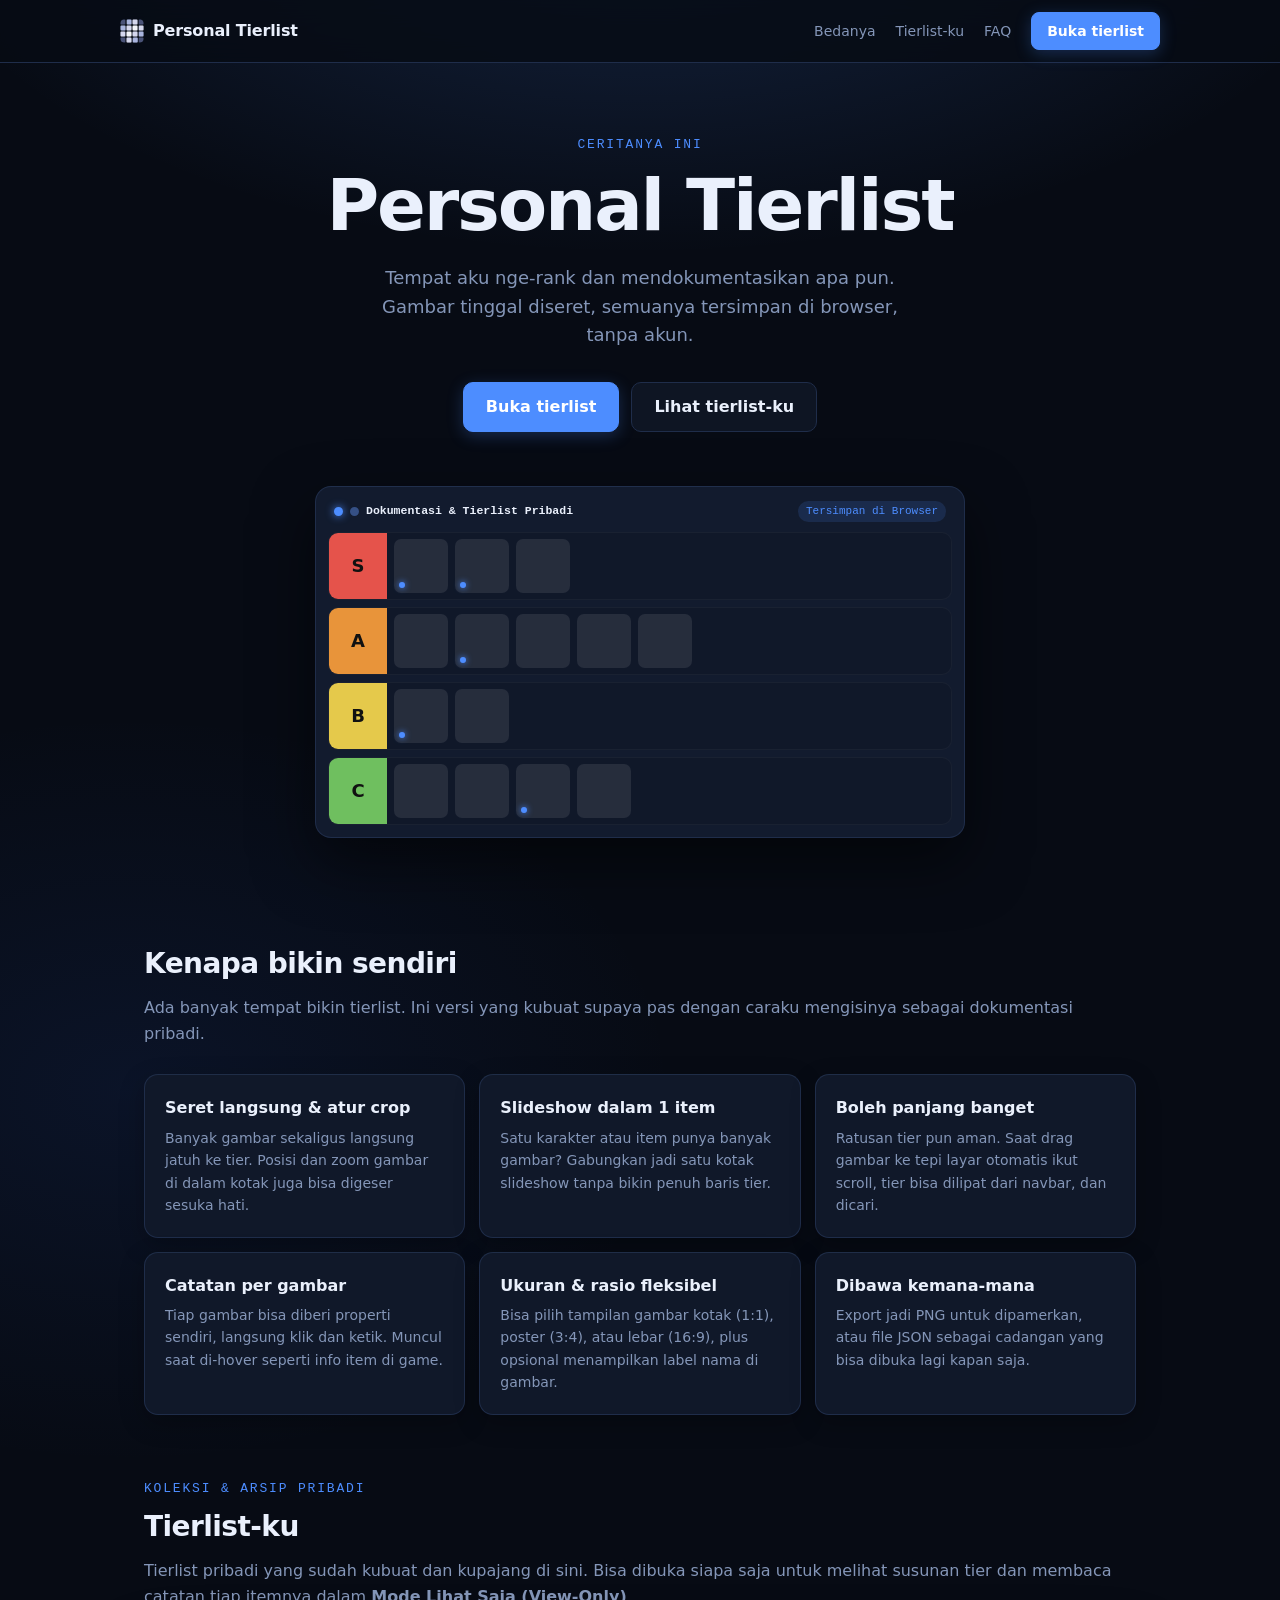
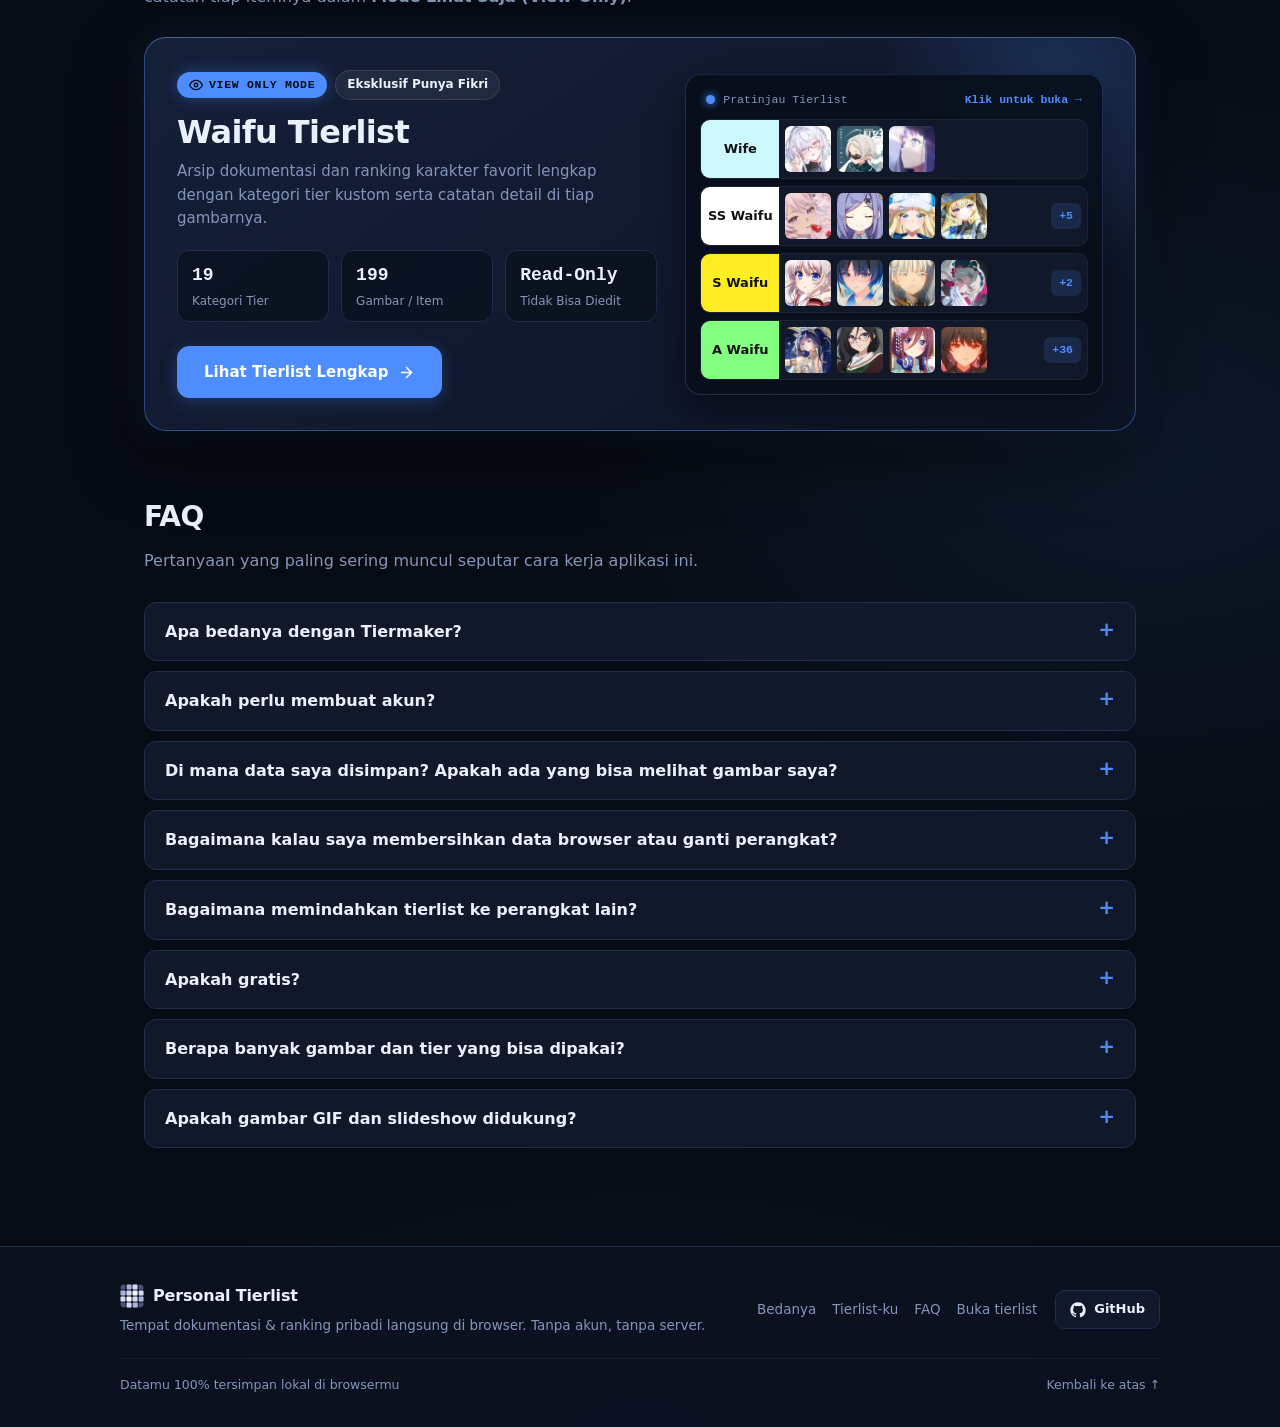
<file: index.html>
<!DOCTYPE html>
<html lang="id">

<head>
  <meta charset="UTF-8">
  <meta name="viewport" content="width=device-width, initial-scale=1">
  <title>Personal Tierlist</title>
  <meta name="description"
    content="Tierlist sekaligus dokumentasi pribadi yang tersimpan di browser. Tanpa akun, tanpa server, gambar tinggal diseret.">
  <meta name="theme-color" content="#070b14">
  <link rel="icon" type="image/png" href="Personal%20Tierlist%20favicon-02.png">
  <link rel="stylesheet" href="theme.css?v=10">
  <link rel="stylesheet" href="landing.css?v=10">
</head>

<body>

  <nav class="nav">
    <a class="brand" href="#atas">
      <img src="Personal%20Tierlist%20favicon-02.png" alt="" class="brand-icon">
      <span>Personal Tierlist</span>
    </a>
    <div class="navlinks">
      <a href="#beda">Bedanya</a>
      <a href="#showcase">Tierlist-ku</a>
      <a href="#faq">FAQ</a>
      <a class="btn small" href="app.html">Buka tierlist</a>
    </div>
  </nav>

  <header class="hero" id="atas">
    <p class="eyebrow">Ceritanya ini</p>
    <h1>Personal Tierlist</h1>
    <p class="lead">Tempat aku nge-rank dan mendokumentasikan apa pun. Gambar tinggal diseret, semuanya tersimpan di
      browser, tanpa akun.</p>
    <div class="cta">
      <a class="btn" href="app.html">Buka tierlist</a>
      <a class="btn ghost" href="#showcase">Lihat tierlist-ku</a>
    </div>

    <!-- gambaran tampilan tierlist interaktif saat di-hover -->
    <div class="mock" aria-hidden="true">
      <div class="mock-head">
        <span class="m-dot"></span>
        <span class="m-dot soft"></span>
        <span class="m-label">Dokumentasi &amp; Tierlist Pribadi</span>
        <span class="m-pill">Tersimpan di Browser</span>
      </div>
      <div class="mrow"><b style="background:#e5534b">S</b><i class="has-p"></i><i class="has-p"></i><i></i></div>
      <div class="mrow"><b style="background:#e8943a">A</b><i></i><i class="has-p"></i><i></i><i></i><i></i></div>
      <div class="mrow"><b style="background:#e5c94b">B</b><i class="has-p"></i><i></i></div>
      <div class="mrow"><b style="background:#6fbf5f">C</b><i></i><i></i><i class="has-p"></i><i></i></div>
    </div>
  </header>

  <main>
    <section id="beda">
      <h2>Kenapa bikin sendiri</h2>
      <p class="sub">Ada banyak tempat bikin tierlist. Ini versi yang kubuat supaya pas dengan caraku mengisinya sebagai
        dokumentasi pribadi.</p>
      <div class="cards">
        <div class="card">
          <h3>Seret langsung &amp; atur crop</h3>
          <p>Banyak gambar sekaligus langsung jatuh ke tier. Posisi dan zoom gambar di dalam kotak juga bisa digeser
            sesuka hati.</p>
        </div>
        <div class="card">
          <h3>Slideshow dalam 1 item</h3>
          <p>Satu karakter atau item punya banyak gambar? Gabungkan jadi satu kotak slideshow tanpa bikin penuh baris
            tier.</p>
        </div>
        <div class="card">
          <h3>Boleh panjang banget</h3>
          <p>Ratusan tier pun aman. Saat drag gambar ke tepi layar otomatis ikut scroll, tier bisa dilipat dari navbar,
            dan dicari.</p>
        </div>
        <div class="card">
          <h3>Catatan per gambar</h3>
          <p>Tiap gambar bisa diberi properti sendiri, langsung klik dan ketik. Muncul saat di-hover seperti info item
            di game.</p>
        </div>
        <div class="card">
          <h3>Ukuran &amp; rasio fleksibel</h3>
          <p>Bisa pilih tampilan gambar kotak (1:1), poster (3:4), atau lebar (16:9), plus opsional menampilkan label
            nama di gambar.</p>
        </div>
        <div class="card">
          <h3>Dibawa kemana-mana</h3>
          <p>Export jadi PNG untuk dipamerkan, atau file JSON sebagai cadangan yang bisa dibuka lagi kapan saja.</p>
        </div>
      </div>
    </section>

    <section id="showcase">
      <div class="sc-sec-head">
        <p class="eyebrow sc-eyebrow">KOLEKSI &amp; ARSIP PRIBADI</p>
        <h2>Tierlist-ku</h2>
        <p class="sub">Tierlist pribadi yang sudah kubuat dan kupajang di sini. Bisa dibuka siapa saja untuk melihat susunan tier dan membaca catatan tiap itemnya dalam <strong>Mode Lihat Saja (View-Only)</strong>.</p>
      </div>

      <div class="sc-featured">
        <div class="sc-glow-orb" aria-hidden="true"></div>

        <div class="sc-left">
          <div class="sc-badges">
            <span class="sc-badge-main">
              <svg width="14" height="14" viewBox="0 0 24 24" fill="none" stroke="currentColor" stroke-width="2.3" stroke-linecap="round" stroke-linejoin="round"><path d="M1 12s4-8 11-8 11 8 11 8-4 8-11 8-11-8-11-8z"/><circle cx="12" cy="12" r="3"/></svg>
              <span>VIEW ONLY MODE</span>
            </span>
            <span class="sc-badge-sub">Eksklusif Punya Fikri</span>
          </div>

          <h3 id="scTitle">Waifu Tierlist</h3>
          <p class="sc-desc" id="scDesc">Arsip dokumentasi dan ranking karakter favorit lengkap dengan kategori tier kustom serta catatan detail di tiap gambarnya.</p>

          <div class="sc-stats">
            <div class="sc-stat">
              <strong id="scTierCount">15</strong>
              <span>Kategori Tier</span>
            </div>
            <div class="sc-stat">
              <strong id="scImgCount">98</strong>
              <span>Gambar / Item</span>
            </div>
            <div class="sc-stat">
              <strong>Read-Only</strong>
              <span>Tidak Bisa Diedit</span>
            </div>
          </div>

          <div class="sc-cta-row">
            <a class="btn sc-open-btn" href="app.html?view=showcase/tierlist-fikri.json">
              <span>Lihat Tierlist Lengkap</span>
              <svg width="17" height="17" viewBox="0 0 24 24" fill="none" stroke="currentColor" stroke-width="2.3" stroke-linecap="round" stroke-linejoin="round"><line x1="5" y1="12" x2="19" y2="12"/><polyline points="12 5 19 12 12 19"/></svg>
            </a>
          </div>
        </div>

        <a class="sc-preview" id="scPreview" href="app.html?view=showcase/tierlist-fikri.json" title="Klik untuk membuka tierlist dalam Mode Lihat Saja">
          <div class="sc-prev-head">
            <span class="m-dot"></span>
            <span>Pratinjau Tierlist</span>
            <span class="sc-prev-hint">Klik untuk buka →</span>
          </div>
          <div class="sc-prev-rows" id="scPrevRows">
            <div class="sc-prow"><b style="background:#cdf8fe;color:#111">Wife</b><i></i><i></i><i></i></div>
            <div class="sc-prow"><b style="background:#ffffff;color:#111">SS Waifu</b><i></i><i></i><i></i><i></i></div>
            <div class="sc-prow"><b style="background:#ffed24;color:#111">S Waifu</b><i></i><i></i><i></i><i></i></div>
            <div class="sc-prow"><b style="background:#83fe81;color:#111">A Waifu</b><i></i><i></i><i></i><i></i></div>
          </div>
        </a>
      </div>
    </section>

    <section id="faq">
      <h2>FAQ</h2>
      <p class="sub">Pertanyaan yang paling sering muncul seputar cara kerja aplikasi ini.</p>

      <details>
        <summary>Apa bedanya dengan Tiermaker?</summary>
        <p>Aku bikin ini karena di tempat lain aku harus memilih gambar satu per satu dan susah menghapus gambar yang
          salah. Di sini gambar diseret langsung dari komputer, bisa diatur posisi crop-nya, bisa digabung jadi
          slideshow,
          dan tiap gambar punya catatan sendiri. Ini juga lebih personal: tierlist milikku, tersimpan di browserku.</p>
      </details>
      <details>
        <summary>Apakah perlu membuat akun?</summary>
        <p>Tidak. Tidak ada daftar, tidak ada login. Buka, lalu langsung pakai.</p>
      </details>
      <details>
        <summary>Di mana data saya disimpan? Apakah ada yang bisa melihat gambar saya?</summary>
        <p>Semuanya tersimpan di browser kamu sendiri, di perangkat yang kamu pakai. Gambar dan tierlist tidak dikirim
          ke server mana pun. Situs ini di-host di GitHub Pages, jadi GitHub bisa mencatat kunjungan ke halaman seperti
          situs web lain pada umumnya, tapi isi tierlist-mu tidak pernah sampai ke sana.</p>
      </details>
      <details>
        <summary>Bagaimana kalau saya membersihkan data browser atau ganti perangkat?</summary>
        <p>Tierlist-nya ikut hilang, karena datanya memang hanya ada di browser itu. Karena itu ada tombol Export dan
          pengingat backup di bagian atas. Biasakan export setelah selesai mengedit, dan simpan filenya di tempat lain.
        </p>
      </details>
      <details>
        <summary>Bagaimana memindahkan tierlist ke perangkat lain?</summary>
        <p>Klik Export di perangkat lama untuk mendapatkan file JSON, lalu klik Import di perangkat baru dan pilih file
          itu. Hasil import selalu menjadi tierlist baru, jadi tidak akan menimpa yang sudah ada.</p>
      </details>
      <details>
        <summary>Apakah gratis?</summary>
        <p>Gratis. Tidak ada iklan dan tidak ada pelacak dari sisiku.</p>
      </details>
      <details>
        <summary>Berapa banyak gambar dan tier yang bisa dipakai?</summary>
        <p>Aplikasinya sendiri tidak membatasi. Batasnya ada di ruang penyimpanan browser-mu. Gambar biasa dikecilkan
          otomatis (sisi terpanjang 400 px) supaya hemat tempat, dan saat export PNG, tierlist yang panjang dipecah jadi
          beberapa file.</p>
      </details>
      <details>
        <summary>Apakah gambar GIF dan slideshow didukung?</summary>
        <p>Didukung penuh. GIF tetap bergerak di tierlist, dan kamu juga bisa memasukkan beberapa gambar ke dalam satu
          item
          agar berganti-ganti otomatis seperti slideshow. Saat export PNG, frame yang sedang aktif atau utama yang akan
          digambar.</p>
      </details>
    </section>
  </main>

  <footer class="site-footer">
    <div class="footer-inner">
      <div class="footer-top">
        <div class="footer-brand-wrap">
          <a class="brand" href="#atas">
            <img src="Personal%20Tierlist%20favicon-02.png" alt="" class="brand-icon">
            <span>Personal Tierlist</span>
          </a>
          <p class="footer-tagline">Tempat dokumentasi &amp; ranking pribadi langsung di browser. Tanpa akun, tanpa
            server.</p>
        </div>

        <div class="footer-right">
          <nav class="footer-nav">
            <a href="#beda">Bedanya</a>
            <a href="#showcase">Tierlist-ku</a>
            <a href="#faq">FAQ</a>
            <a href="app.html">Buka tierlist</a>
          </nav>
          <a class="gh-btn" href="https://github.com/fikrisalim-ra" target="_blank" rel="noopener noreferrer">
            <svg width="16" height="16" viewBox="0 0 24 24" fill="currentColor">
              <path
                d="M12 .5C5.65.5.5 5.65.5 12c0 5.08 3.29 9.39 7.86 10.91.58.11.79-.25.79-.56 0-.28-.01-1.02-.02-2-3.2.7-3.88-1.54-3.88-1.54-.52-1.33-1.28-1.68-1.28-1.68-1.05-.71.08-.7.08-.7 1.16.08 1.77 1.19 1.77 1.19 1.03 1.76 2.7 1.25 3.36.96.1-.75.4-1.25.73-1.54-2.55-.29-5.24-1.28-5.24-5.68 0-1.26.45-2.28 1.18-3.09-.12-.29-.51-1.46.11-3.05 0 0 .97-.31 3.17 1.18a11.02 11.02 0 0 1 5.78 0c2.2-1.49 3.16-1.18 3.16-1.18.63 1.59.24 2.76.12 3.05.74.81 1.18 1.83 1.18 3.09 0 4.41-2.69 5.38-5.26 5.67.41.36.78 1.06.78 2.14 0 1.55-.01 2.79-.01 3.17 0 .31.21.68.8.56A11.51 11.51 0 0 0 23.5 12C23.5 5.65 18.35.5 12 .5z" />
            </svg>
            <span>GitHub</span>
          </a>
        </div>
      </div>

      <div class="footer-bottom">
        <span>Datamu 100% tersimpan lokal di browsermu</span>
        <a href="#atas">Kembali ke atas ↑</a>
      </div>
    </div>
  </footer>

  <script>
    // Muat informasi & thumbnail pratinjau langsung dari showcase/tierlist-fikri.json
    (async () => {
      try {
        const res = await fetch('showcase/tierlist-fikri.json');
        if (!res.ok) return;
        const data = await res.json();
        if (data.name) document.getElementById('scTitle').textContent = data.name;
        if (data.desc && data.desc.trim()) document.getElementById('scDesc').textContent = data.desc.trim();
        if (Array.isArray(data.tiers)) {
          document.getElementById('scTierCount').textContent = data.tiers.length;
          const totalItems = data.tiers.reduce((s, t) => s + (Array.isArray(t.items) ? t.items.length : 0), 0);
          document.getElementById('scImgCount').textContent = totalItems || (Array.isArray(data.images) ? data.images.length : 0);

          const imgMap = new Map((data.images || []).map(im => [im.id, im.data]));
          const rowsBox = document.getElementById('scPrevRows');
          const topTiers = data.tiers.filter(t => Array.isArray(t.items) && t.items.length > 0).slice(0, 4);
          if (topTiers.length && rowsBox) {
            rowsBox.replaceChildren();
            const textColor = hex => {
              const m = /^#([0-9a-f]{6})$/i.exec(hex || '');
              if (!m) return '#111';
              const n = parseInt(m[1], 16);
              return (0.299 * (n >> 16 & 255) + 0.587 * (n >> 8 & 255) + 0.114 * (n & 255)) > 150 ? '#111' : '#fff';
            };
            topTiers.forEach(t => {
              const row = document.createElement('div');
              row.className = 'sc-prow';
              const b = document.createElement('b');
              b.style.background = t.color || '#4d8dff';
              b.style.color = textColor(t.color);
              b.textContent = t.name || '';
              row.appendChild(b);

              t.items.slice(0, 4).forEach(id => {
                const src = imgMap.get(id);
                if (!src) return;
                const im = document.createElement('img');
                im.src = src;
                im.alt = '';
                im.loading = 'lazy';
                row.appendChild(im);
              });
              if (t.items.length > 4) {
                const more = document.createElement('span');
                more.className = 'sc-more';
                more.textContent = '+' + (t.items.length - 4);
                row.appendChild(more);
              }
              rowsBox.appendChild(row);
            });
          }
        }
      } catch (e) { /* gunakan tampilan fallback statis jika dibuka via file:// */ }
    })();
  </script>
</body>

</html>
</file>
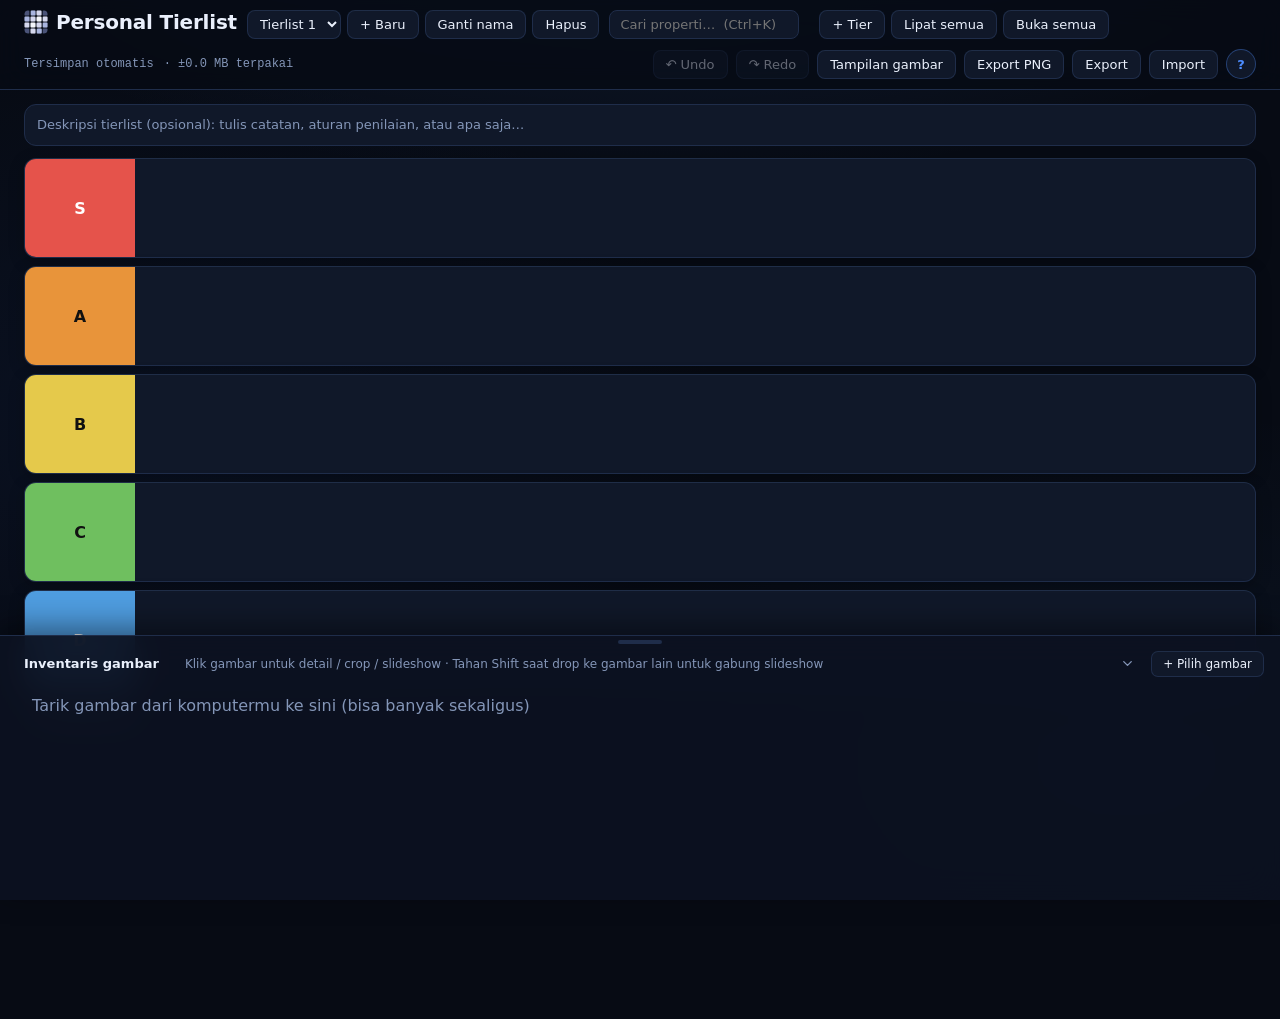
<file: app.html>
<!DOCTYPE html>
<html lang="id">

<head>
  <meta charset="UTF-8">
  <meta name="viewport" content="width=device-width, initial-scale=1">
  <title>Personal Tierlist</title>
  <meta name="theme-color" content="#070b14">
  <link rel="icon" type="image/png" href="Personal%20Tierlist%20favicon-02.png">
  <link rel="stylesheet" href="theme.css?v=12">
  <link rel="stylesheet" href="style.css?v=12">
</head>

<body>
  <header id="appHeader">
    <h1>
      <a href="index.html" title="Kembali ke halaman depan">
        <img src="Personal%20Tierlist%20favicon-02.png" alt="" class="brand-logo">
        <span>Personal Tierlist</span>
      </a>
    </h1>

    <div id="viewOnlyBanner" class="vo-banner" hidden>
      <span class="vo-badge">
        <svg width="14" height="14" viewBox="0 0 24 24" fill="none" stroke="currentColor" stroke-width="2.3" stroke-linecap="round" stroke-linejoin="round"><path d="M1 12s4-8 11-8 11 8 11 8-4 8-11 8-11-8-11-8z"/><circle cx="12" cy="12" r="3"/></svg>
        <span>VIEW ONLY MODE</span>
      </span>
      <span id="voTitle" class="vo-title"></span>
      <span class="vo-note">Hanya lihat &amp; baca catatan</span>
      <a href="app.html" class="vo-btn">+ Buat tierlist sendiri</a>
    </div>

    <div class="lists" id="listsBar">
      <select id="listSelect" title="Pilih tierlist"></select>
      <button id="btnNewList" type="button">+ Baru</button>
      <button id="btnRenameList" type="button">Ganti nama</button>
      <button id="btnDeleteList" type="button">Hapus</button>
    </div>

    <input id="search" type="search" placeholder="Cari properti…  (Ctrl+K)" autocomplete="off">
    <span id="searchInfo"></span>

    <div class="tier-nav-btns">
      <button id="btnAddTierTop" type="button" title="Tambah baris tier baru">+ Tier</button>
      <button id="btnFoldAll" type="button" title="Lipat semua baris tier">Lipat semua</button>
      <button id="btnUnfoldAll" type="button" title="Buka semua baris tier">Buka semua</button>
    </div>

    <span id="backupInfo"></span>
    <span id="status"></span>
    <span id="usage"></span>

    <div class="actions">
      <button id="btnUndo" type="button" title="Undo (Ctrl+Z)" disabled>↶ Undo</button>
      <button id="btnRedo" type="button" title="Redo (Ctrl+Y)" disabled>↷ Redo</button>
      <button id="btnFit" type="button" title="Atur ukuran, rasio, dan tampilan gambar">Tampilan gambar</button>
      <button id="btnPng" type="button" title="Simpan tierlist sebagai gambar PNG untuk dibagikan">Export PNG</button>
      <button id="btnExport" type="button" title="Simpan semua (gambar + susunan) jadi satu file JSON">Export</button>
      <button id="btnImport" type="button" title="Muat file JSON sebagai tierlist baru">Import</button>
      <button id="btnHelp" type="button" class="help-btn" title="Panduan pemakaian &amp; solusi kendala">?</button>
      <input type="file" id="importFile" accept=".json,application/json" hidden>
    </div>
  </header>

  <textarea id="listDesc" rows="1" maxlength="2000"
    placeholder="Deskripsi tierlist (opsional): tulis catatan, aturan penilaian, atau apa saja…"></textarea>

  <div id="tiers"></div>

  <div class="addrow" id="bottomAddRow">
    <button id="btnAddTier" type="button">+ Tambah tier</button>
  </div>

  <div id="dock">
    <div id="dockGrip" title="Tarik untuk mengubah tinggi inventaris"><span></span></div>
    <div class="dock-head">
      <button class="dock-bar" id="dockToggle" type="button">
        <span class="dt">Inventaris gambar</span>
        <span id="dockCount"></span>
        <span class="dock-tip">Klik gambar untuk detail / crop / slideshow · Tahan Shift saat drop ke gambar lain untuk gabung slideshow</span>
        <span class="chev" id="dockChev">
          <svg width="15" height="15" viewBox="0 0 24 24" fill="none" stroke="currentColor" stroke-width="2.2"
            stroke-linecap="round" stroke-linejoin="round">
            <polyline points="6 9 12 15 18 9" />
          </svg>
        </span>
      </button>
      <button id="btnAddPoolFiles" type="button" class="dock-add-btn" title="Pilih gambar dari komputer (alternatif selain drag &amp; drop)">+ Pilih gambar</button>
      <input type="file" id="poolFileInput" accept="image/*" multiple hidden>
    </div>
    <div class="dock-body" id="dockBody">
      <div class="zone" id="pool" data-zone="pool"></div>
    </div>
  </div>

  <script src="app.js?v=12"></script>
</body>

</html>
</file>
<file: theme.css>
/* Palet warna Personal Tierlist — Dark Navy Blue (Seimbang: 2-layer depth + glow halus) */
:root {
  --bg: #070b14;
  /* latar utama biru gelap pekat */
  --bg-elev: #0c1220;
  /* latar bar / footer */
  --panel: #101829;
  /* kartu / baris tier */
  --panel-hover: #162138;
  /* kartu saat di-hover */
  --panel2: #121b2e;
  /* cangkang luar pop-up */
  --panel-inner: #1a2640;
  /* kartu dalam pop-up (2-layer seperti referensi screenshot) */
  --panel3: #0b101d;
  /* kolom input */
  --border: #1f2d4a;
  /* garis tepi biru gelap */
  --border-light: rgba(120, 170, 255, 0.14);
  --text: #eaf0fc;
  /* teks utama */
  --muted: #8496b8;
  /* teks sekunder */
  --accent: #4d8dff;
  /* aksen biru utama */
  --accent-glow: rgba(77, 141, 255, 0.34);
  --danger: #ff5c6c;
  --success: #4ade80;
  --warn: #ffcf5a;
  --ease-out: cubic-bezier(0.22, 1, 0.36, 1);
  --ease-spring: cubic-bezier(0.34, 1.56, 0.64, 1);
}
</file>
<file: landing.css>
/* Halaman depan Personal Tierlist. Warna ada di theme.css. */
* {
  box-sizing: border-box;
  scrollbar-width: thin;
  scrollbar-color: #293b5f transparent;
}

*::-webkit-scrollbar {
  width: 8px;
  height: 8px;
}

*::-webkit-scrollbar-track {
  background: transparent;
}

*::-webkit-scrollbar-thumb {
  background: #293b5f;
  border-radius: 999px;
}

*::-webkit-scrollbar-thumb:hover {
  background: #3d568a;
}

html {
  scroll-behavior: smooth;
  scroll-padding-top: 72px;
}

/* Variasi background: berlapis cahaya ambient biru/indigo lembut di beberapa titik halaman (bukan pattern) */
body {
  margin: 0;
  color: var(--text);
  font-family: system-ui, "Segoe UI", sans-serif;
  line-height: 1.6;
  background-color: var(--bg);
  background-image:
    radial-gradient(1050px 520px at 50% -110px, rgba(77, 141, 255, 0.2), transparent 70%),
    radial-gradient(760px 520px at 10% 36%, rgba(45, 95, 215, 0.1), transparent 72%),
    radial-gradient(820px 560px at 90% 68%, rgba(77, 166, 255, 0.09), transparent 72%),
    radial-gradient(900px 420px at 50% 100%, rgba(56, 110, 220, 0.08), transparent 70%);
  background-attachment: scroll;
}

a {
  color: inherit;
}

.nav {
  position: sticky;
  top: 0;
  z-index: 20;
  display: flex;
  align-items: center;
  justify-content: space-between;
  padding: 12px max(24px, calc((100% - 1040px) / 2));
  background: rgba(7, 11, 20, 0.82);
  backdrop-filter: blur(14px);
  border-bottom: 1px solid var(--border);
}

.brand {
  display: inline-flex;
  align-items: center;
  gap: 9px;
  font-weight: 700;
  text-decoration: none;
  letter-spacing: -0.01em;
}

.brand-icon {
  width: 24px;
  height: 24px;
  border-radius: 5px;
  object-fit: contain;
}

.navlinks {
  display: flex;
  align-items: center;
  gap: 20px;
  font-size: 14px;
}

.navlinks a:not(.btn) {
  text-decoration: none;
  color: var(--muted);
  transition: color 0.16s;
}

.navlinks a:not(.btn):hover {
  color: var(--text);
}

.navlinks .btn {
  color: #fff;
}

.btn {
  display: inline-block;
  padding: 11px 22px;
  border-radius: 10px;
  background: var(--accent);
  color: #fff;
  font-weight: 600;
  text-decoration: none;
  border: 1px solid var(--accent);
  box-shadow: 0 4px 16px rgba(77, 141, 255, 0.25);
  transition: transform 0.18s var(--ease-spring), filter 0.16s, box-shadow 0.18s;
}

.btn:hover {
  filter: brightness(1.08);
  transform: translateY(-2px);
  box-shadow: 0 8px 24px var(--accent-glow);
}

.btn:active {
  transform: translateY(0) scale(0.98);
}

.btn.small {
  padding: 7px 15px;
  font-size: 14px;
  border-radius: 8px;
}

.btn.ghost {
  background: rgba(16, 24, 41, 0.75);
  color: var(--text);
  border-color: var(--border);
  box-shadow: none;
}

.btn.ghost:hover {
  background: var(--panel-hover);
  border-color: var(--accent);
  box-shadow: 0 6px 20px rgba(0, 0, 0, 0.35);
}

.hero {
  max-width: 1040px;
  margin: 0 auto;
  padding: 72px 24px 48px;
  text-align: center;
}

.eyebrow {
  margin: 0 0 12px;
  font-family: ui-monospace, Consolas, monospace;
  font-size: 13px;
  letter-spacing: 0.14em;
  text-transform: uppercase;
  color: var(--accent);
}

.hero h1 {
  margin: 0;
  font-size: clamp(40px, 8vw, 72px);
  line-height: 1.05;
  letter-spacing: -0.03em;
}

.lead {
  max-width: 560px;
  margin: 20px auto 0;
  font-size: 18px;
  color: var(--muted);
}

.cta {
  display: flex;
  gap: 12px;
  justify-content: center;
  flex-wrap: wrap;
  margin-top: 32px;
}

/* Mockup interaktif dengan animasi hover yang dikembalikan */
.mock {
  max-width: 650px;
  margin: 54px auto 0;
  padding: 12px;
  text-align: left;
  background: var(--panel2);
  border: 1px solid var(--border);
  border-top-color: var(--border-light);
  border-radius: 16px;
  box-shadow: 0 24px 60px rgba(0, 0, 0, 0.52);
  transition: transform 0.3s var(--ease-out), box-shadow 0.3s var(--ease-out), border-color 0.3s;
}

.mock:hover {
  transform: translateY(-3px);
  border-color: rgba(77, 141, 255, 0.45);
  box-shadow: 0 30px 68px rgba(0, 0, 0, 0.6), 0 0 24px rgba(77, 141, 255, 0.14);
}

.mock-head {
  display: flex;
  align-items: center;
  gap: 7px;
  padding: 2px 6px 10px;
  font-family: ui-monospace, Consolas, monospace;
  font-size: 11.5px;
  color: var(--muted);
}

.m-dot {
  width: 9px;
  height: 9px;
  border-radius: 50%;
  background: var(--accent);
  box-shadow: 0 0 8px var(--accent);
}

.m-dot.soft {
  background: #355085;
  box-shadow: none;
}

.m-label {
  color: var(--text);
  font-weight: 600;
}

.m-pill {
  margin-left: auto;
  padding: 2px 8px;
  border-radius: 999px;
  background: rgba(77, 141, 255, 0.14);
  color: var(--accent);
  font-size: 11px;
}

.mrow {
  display: flex;
  gap: 7px;
  margin-bottom: 7px;
  padding-right: 7px;
  background: var(--panel);
  border: 1px solid rgba(255, 255, 255, 0.04);
  border-radius: 10px;
  overflow: hidden;
  transition: transform 0.2s var(--ease-out), border-color 0.2s, background 0.2s;
}

.mrow:hover {
  transform: translateX(4px);
  background: var(--panel-hover);
  border-color: rgba(77, 141, 255, 0.38);
}

.mrow:last-child {
  margin-bottom: 0;
}

.mrow b {
  display: flex;
  align-items: center;
  justify-content: center;
  width: 58px;
  flex: none;
  color: #111;
  font-size: 18px;
}

.mrow i {
  position: relative;
  width: 54px;
  height: 54px;
  margin: 6px 0;
  border-radius: 7px;
  background: rgba(255, 255, 255, 0.09);
  flex: none;
  transition: transform 0.22s var(--ease-spring), background 0.2s, box-shadow 0.2s;
}

.mrow i:hover {
  transform: translateY(-2px) scale(1.08);
  background: rgba(77, 141, 255, 0.24);
  box-shadow: 0 4px 12px rgba(0, 0, 0, 0.35), 0 0 0 2px var(--accent);
}

.mrow i.has-p::after {
  content: "";
  position: absolute;
  left: 5px;
  bottom: 5px;
  width: 6px;
  height: 6px;
  border-radius: 50%;
  background: var(--accent);
  box-shadow: 0 0 6px var(--accent);
}

main {
  max-width: 1040px;
  margin: 0 auto;
  padding: 0 24px;
}

section {
  padding: 56px 0 8px;
}

section h2 {
  margin: 0 0 8px;
  font-size: 28px;
  letter-spacing: -0.02em;
}

.sub {
  margin: 0 0 28px;
  color: var(--muted);
}

.cards {
  display: grid;
  grid-template-columns: repeat(3, 1fr);
  gap: 14px;
}

.card {
  padding: 20px;
  background: var(--panel);
  border: 1px solid var(--border);
  border-top-color: var(--border-light);
  border-radius: 14px;
  box-shadow: 0 8px 24px rgba(0, 0, 0, 0.25);
  transition: transform 0.22s var(--ease-out), border-color 0.22s, background 0.22s, box-shadow 0.22s;
}

.card:hover {
  transform: translateY(-3px);
  background: var(--panel-hover);
  border-color: rgba(77, 141, 255, 0.45);
  box-shadow: 0 14px 32px rgba(0, 0, 0, 0.38), 0 0 18px rgba(77, 141, 255, 0.1);
}

.card h3 {
  margin: 0 0 6px;
  font-size: 16px;
}

.card p {
  margin: 0;
  font-size: 14px;
  color: var(--muted);
}

/* Showcase — Featured Spotlight Card (Lebih Menonjol) */
.sc-sec-head {
  margin-bottom: 24px;
}

.sc-eyebrow {
  margin-bottom: 6px;
}

.sc-featured {
  position: relative;
  display: grid;
  grid-template-columns: 1.15fr 1fr;
  gap: 28px;
  align-items: center;
  padding: 32px;
  background: linear-gradient(145deg, rgba(22, 34, 60, 0.92) 0%, rgba(14, 21, 38, 0.95) 100%);
  border: 1px solid rgba(77, 141, 255, 0.45);
  border-top-color: rgba(140, 190, 255, 0.45);
  border-radius: 22px;
  box-shadow: 0 24px 64px rgba(0, 0, 0, 0.55), 0 0 36px rgba(77, 141, 255, 0.14);
  overflow: hidden;
  transition: transform 0.28s var(--ease-out), box-shadow 0.28s var(--ease-out), border-color 0.28s;
}

.sc-featured:hover {
  transform: translateY(-4px);
  border-color: var(--accent);
  box-shadow: 0 30px 72px rgba(0, 0, 0, 0.65), 0 0 48px rgba(77, 141, 255, 0.24);
}

.sc-glow-orb {
  position: absolute;
  top: -120px;
  right: -100px;
  width: 360px;
  height: 360px;
  border-radius: 50%;
  background: radial-gradient(circle, rgba(77, 141, 255, 0.22) 0%, transparent 70%);
  pointer-events: none;
}

.sc-left {
  position: relative;
  z-index: 1;
}

.sc-badges {
  display: flex;
  align-items: center;
  flex-wrap: wrap;
  gap: 8px;
  margin-bottom: 14px;
}

.sc-badge-main {
  display: inline-flex;
  align-items: center;
  gap: 6px;
  padding: 4px 12px;
  border-radius: 999px;
  background: var(--accent);
  color: #070b14;
  font-family: ui-monospace, Consolas, monospace;
  font-size: 11.5px;
  font-weight: 700;
  letter-spacing: 0.06em;
  box-shadow: 0 0 16px var(--accent-glow);
}

.sc-badge-sub {
  padding: 4px 11px;
  border-radius: 999px;
  background: rgba(255, 255, 255, 0.06);
  border: 1px solid rgba(255, 255, 255, 0.1);
  color: var(--text);
  font-size: 12px;
  font-weight: 600;
}

.sc-left h3 {
  margin: 0 0 10px;
  font-size: clamp(24px, 3.5vw, 32px);
  line-height: 1.15;
  letter-spacing: -0.02em;
}

.sc-desc {
  margin: 0 0 20px;
  font-size: 15px;
  color: var(--muted);
  line-height: 1.55;
}

.sc-stats {
  display: flex;
  flex-wrap: wrap;
  gap: 12px;
  margin-bottom: 24px;
}

.sc-stat {
  flex: 1;
  min-width: 105px;
  padding: 10px 14px;
  background: rgba(9, 14, 26, 0.65);
  border: 1px solid var(--border);
  border-radius: 12px;
  display: flex;
  flex-direction: column;
  gap: 2px;
}

.sc-stat strong {
  font-size: 18px;
  color: var(--text);
  font-family: ui-monospace, Consolas, monospace;
}

.sc-stat span {
  font-size: 12px;
  color: var(--muted);
}

.sc-open-btn {
  display: inline-flex;
  align-items: center;
  gap: 10px;
  padding: 13px 26px;
  font-size: 15px;
  border-radius: 12px;
}

/* Kotak Pratinjau Visual di Kanan Kartu Showcase */
.sc-preview {
  position: relative;
  z-index: 1;
  display: block;
  padding: 14px;
  background: rgba(8, 13, 24, 0.85);
  border: 1px solid var(--border);
  border-top-color: var(--border-light);
  border-radius: 16px;
  text-decoration: none;
  box-shadow: 0 16px 40px rgba(0, 0, 0, 0.45);
  transition: transform 0.24s var(--ease-out), border-color 0.24s;
}

.sc-preview:hover {
  transform: scale(1.02);
  border-color: var(--accent);
}

.sc-prev-head {
  display: flex;
  align-items: center;
  gap: 8px;
  padding: 2px 6px 10px;
  font-family: ui-monospace, Consolas, monospace;
  font-size: 11.5px;
  color: var(--muted);
}

.sc-prev-hint {
  margin-left: auto;
  color: var(--accent);
  font-weight: 600;
}

.sc-prev-rows {
  display: flex;
  flex-direction: column;
  gap: 7px;
}

.sc-prow {
  display: flex;
  align-items: center;
  gap: 6px;
  padding-right: 6px;
  background: var(--panel);
  border: 1px solid rgba(255, 255, 255, 0.05);
  border-radius: 10px;
  overflow: hidden;
  min-height: 58px;
}

.sc-prow b {
  display: flex;
  align-items: center;
  justify-content: center;
  width: 78px;
  align-self: stretch;
  padding: 4px 6px;
  flex: none;
  font-size: 13px;
  font-weight: 700;
  text-align: center;
  line-height: 1.2;
}

.sc-prow i,
.sc-prow img {
  width: 46px;
  height: 46px;
  margin: 6px 0;
  border-radius: 6px;
  background: rgba(255, 255, 255, 0.09);
  object-fit: cover;
  flex: none;
  display: block;
}

.sc-more {
  margin-left: auto;
  padding: 4px 8px;
  border-radius: 6px;
  background: rgba(77, 141, 255, 0.14);
  color: var(--accent);
  font-family: ui-monospace, Consolas, monospace;
  font-size: 11.5px;
  font-weight: 700;
}

details {
  margin-bottom: 10px;
  background: var(--panel);
  border: 1px solid var(--border);
  border-radius: 12px;
  transition: border-color 0.18s, background 0.18s;
}

details:hover {
  border-color: rgba(77, 141, 255, 0.35);
}

details[open] {
  background: var(--panel-hover);
  border-color: rgba(77, 141, 255, 0.5);
}

summary {
  padding: 16px 20px;
  font-weight: 600;
  cursor: pointer;
  list-style: none;
  display: flex;
  justify-content: space-between;
  gap: 16px;
}

summary::-webkit-details-marker {
  display: none;
}

summary::after {
  content: "+";
  color: var(--accent);
  font-size: 20px;
  line-height: 1;
  flex: none;
}

details[open] summary::after {
  content: "−";
}

details p {
  margin: 0;
  padding: 0 20px 18px;
  color: var(--muted);
}

/* Footer: Tengah-tengah (Rapi, berisi, tapi tidak berlebihan) */
.site-footer {
  margin-top: 80px;
  padding: 36px 24px 32px;
  background: rgba(12, 18, 32, 0.75);
  border-top: 1px solid var(--border);
}

.footer-inner {
  max-width: 1040px;
  margin: 0 auto;
}

.footer-top {
  display: flex;
  align-items: center;
  justify-content: space-between;
  flex-wrap: wrap;
  gap: 20px;
  padding-bottom: 22px;
  border-bottom: 1px solid rgba(255, 255, 255, 0.06);
}

.footer-brand-wrap {
  display: flex;
  flex-direction: column;
  gap: 6px;
}

.footer-tagline {
  margin: 0;
  font-size: 13.5px;
  color: var(--muted);
}

.footer-right {
  display: flex;
  align-items: center;
  flex-wrap: wrap;
  gap: 18px;
}

.footer-nav {
  display: flex;
  align-items: center;
  gap: 16px;
  font-size: 13.5px;
}

.footer-nav a {
  text-decoration: none;
  color: var(--muted);
  transition: color 0.16s;
}

.footer-nav a:hover {
  color: var(--text);
}

.gh-btn {
  display: inline-flex;
  align-items: center;
  gap: 8px;
  padding: 8px 14px;
  border-radius: 10px;
  background: var(--panel);
  border: 1px solid var(--border);
  color: var(--text);
  font-size: 13px;
  font-weight: 600;
  text-decoration: none;
  transition: transform 0.18s var(--ease-spring), border-color 0.18s, background 0.18s, box-shadow 0.18s;
}

.gh-btn:hover {
  transform: translateY(-2px);
  background: var(--panel-hover);
  border-color: var(--accent);
  box-shadow: 0 6px 18px rgba(0, 0, 0, 0.35);
}

.footer-bottom {
  display: flex;
  align-items: center;
  justify-content: space-between;
  flex-wrap: wrap;
  gap: 12px;
  padding-top: 16px;
  font-size: 12.5px;
  color: var(--muted);
}

.footer-bottom a {
  text-decoration: none;
  color: var(--muted);
  transition: color 0.16s;
}

.footer-bottom a:hover {
  color: var(--accent);
}

@media (max-width: 760px) {
  .cards {
    grid-template-columns: 1fr;
  }

  .sc-featured {
    grid-template-columns: 1fr;
    padding: 22px;
  }

  .navlinks a:not(.btn) {
    display: none;
  }

  .hero {
    padding-top: 48px;
  }

  .footer-top,
  .footer-bottom {
    flex-direction: column;
    align-items: flex-start;
  }
}
</file>
<file: style.css>
/* Warna ada di theme.css. Di sini variabel khusus aplikasi. */
:root {
  --tile-w: 88px;
  --tile-h: 88px;
  --fit: cover;
}

* {
  box-sizing: border-box;
  scrollbar-width: thin;
  scrollbar-color: #293b5f transparent;
}

/* Custom scrollbar biru gelap untuk semua elemen termasuk #listDesc, modal, dan dock */
*::-webkit-scrollbar {
  width: 8px;
  height: 8px;
}

*::-webkit-scrollbar-track {
  background: transparent;
  margin: 4px;
}

*::-webkit-scrollbar-thumb {
  background: #293b5f;
  border-radius: 999px;
  border: 2px solid transparent;
  background-clip: padding-box;
}

*::-webkit-scrollbar-thumb:hover {
  background: #3d568a;
  border: 2px solid transparent;
  background-clip: padding-box;
}

*::-webkit-scrollbar-corner {
  background: transparent;
}

html {
  min-height: 100%;
}

body {
  margin: 0;
  min-height: 100vh;
  padding: 0 24px 280px;
  background-color: var(--bg);
  background-image:
    radial-gradient(1100px 480px at 50% -150px, rgba(77, 141, 255, 0.16), transparent 70%),
    radial-gradient(800px 500px at 12% 420px, rgba(45, 95, 215, 0.07), transparent 72%),
    radial-gradient(800px 500px at 88% 760px, rgba(77, 155, 255, 0.06), transparent 72%);
  background-repeat: no-repeat;
  background-attachment: fixed;
  color: var(--text);
  font-family: system-ui, sans-serif;
  transition: padding-bottom 0.34s var(--ease-out);
}

body.resizing-dock {
  user-select: none;
  cursor: ns-resize;
  transition: none;
}

/* ---- Header Menempel di Atas ---- */
header {
  position: sticky;
  top: 0;
  z-index: 20;
  display: flex;
  align-items: center;
  flex-wrap: wrap;
  gap: 10px;
  margin: 0 -24px 14px;
  padding: 10px 24px;
  background: rgba(7, 11, 20, 0.85);
  backdrop-filter: blur(14px);
  border-bottom: 1px solid var(--border);
}

h1 {
  font-size: 20px;
  margin: 0;
  letter-spacing: -0.01em;
}

h1 a {
  display: inline-flex;
  align-items: center;
  gap: 8px;
  color: inherit;
  text-decoration: none;
}

.brand-logo {
  width: 24px;
  height: 24px;
  border-radius: 5px;
  object-fit: contain;
}

/* Banner Mode Lihat Saja (Lebih Menonjol & Jelas) */
.vo-banner {
  display: inline-flex;
  align-items: center;
  flex-wrap: wrap;
  gap: 10px;
  padding: 6px 14px;
  border-radius: 999px;
  background: rgba(20, 32, 58, 0.95);
  border: 1px solid var(--accent);
  box-shadow: 0 0 18px rgba(77, 141, 255, 0.28);
}

.vo-banner[hidden] {
  display: none !important;
}

.vo-badge {
  display: inline-flex;
  align-items: center;
  gap: 6px;
  font-family: ui-monospace, Consolas, monospace;
  font-size: 11.5px;
  font-weight: 700;
  letter-spacing: 0.06em;
  padding: 3px 10px;
  border-radius: 999px;
  background: var(--accent);
  color: #070b14;
  box-shadow: 0 0 12px var(--accent-glow);
}

.vo-title {
  font-size: 13.5px;
  font-weight: 700;
  color: var(--text);
}

.vo-note {
  font-size: 12px;
  color: var(--muted);
  padding-left: 6px;
  border-left: 1px solid var(--border);
}

.vo-btn {
  padding: 5px 12px;
  border-radius: 999px;
  background: var(--panel-inner);
  border: 1px solid rgba(120, 170, 255, 0.3);
  color: var(--text);
  font-size: 12px;
  font-weight: 600;
  text-decoration: none;
  transition: background 0.16s, border-color 0.16s, transform 0.14s;
}

.vo-btn:hover {
  background: var(--accent);
  border-color: var(--accent);
  color: #070b14;
  transform: translateY(-1px);
}

.lists,
.tier-nav-btns,
.actions {
  display: flex;
  gap: 6px;
  align-items: center;
}

.actions {
  margin-left: auto;
  gap: 8px;
}

.lists select,
.actions button,
.tier-nav-btns button,
.addrow button,
.lists button {
  background: var(--panel);
  color: var(--text);
  border: 1px solid var(--border);
  border-top-color: var(--border-light);
  border-radius: 8px;
  padding: 6px 12px;
  font: inherit;
  font-size: 13px;
  cursor: pointer;
  transition: background 0.16s, border-color 0.16s, transform 0.14s var(--ease-spring), box-shadow 0.16s;
}

.lists select {
  padding: 5px 8px;
  max-width: 200px;
}

.actions button:hover:not(:disabled),
.tier-nav-btns button:hover:not(:disabled),
.addrow button:hover:not(:disabled),
.lists button:hover:not(:disabled),
.lists select:hover {
  background: var(--panel-hover);
  border-color: var(--accent);
  box-shadow: 0 3px 12px rgba(77, 141, 255, 0.16);
}

.actions button:active:not(:disabled),
.tier-nav-btns button:active:not(:disabled),
.addrow button:active:not(:disabled),
.lists button:active:not(:disabled) {
  transform: scale(0.96);
}

.actions button:disabled {
  opacity: 0.4;
  cursor: default;
}

.actions button.help-btn {
  width: 30px;
  height: 30px;
  padding: 0;
  border-radius: 50%;
  display: inline-flex;
  align-items: center;
  justify-content: center;
  font-weight: 700;
  color: var(--accent);
  border-color: rgba(77, 141, 255, 0.35);
}

.actions button.help-btn:hover {
  background: var(--accent);
  color: #070b14;
}

#search {
  width: 190px;
  padding: 6px 10px;
  background: var(--panel);
  color: var(--text);
  border: 1px solid var(--border);
  border-radius: 8px;
  font: inherit;
  font-size: 13px;
  transition: border-color 0.16s, box-shadow 0.16s, width 0.2s var(--ease-out);
}

#search:focus {
  outline: none;
  border-color: var(--accent);
  box-shadow: 0 0 0 2px rgba(77, 141, 255, 0.25);
}

#status,
#usage,
#searchInfo,
#backupInfo {
  font-family: ui-monospace, "JetBrains Mono", Consolas, monospace;
  font-size: 12px;
  color: var(--muted);
}

#backupInfo {
  cursor: pointer;
}

#backupInfo.warn {
  color: var(--warn);
}

/* ---- Deskripsi Tierlist ---- */
#listDesc {
  display: block;
  width: 100%;
  margin-bottom: 12px;
  padding: 10px 12px;
  resize: none;
  overflow-y: auto;
  background: var(--panel);
  color: var(--text);
  border: 1px solid var(--border);
  border-radius: 12px;
  font: inherit;
  font-size: 13px;
  line-height: 1.5;
  transition: border-color 0.16s, box-shadow 0.16s;
}

#listDesc::placeholder {
  color: var(--muted);
}

#listDesc:focus {
  outline: none;
  border-color: var(--accent);
  box-shadow: 0 0 0 2px rgba(77, 141, 255, 0.22);
}

/* ---- Baris Tier (Warna Solid Tanpa Gradasi, Font Lama, Highlight Halus) ---- */
.tier {
  display: flex;
  margin-bottom: 8px;
  background: var(--panel);
  border: 1px solid var(--border);
  border-top-color: var(--border-light);
  border-radius: 12px;
  min-height: calc(var(--tile-h) + 12px);
  overflow: hidden;
  box-shadow: 0 4px 16px rgba(0, 0, 0, 0.24);
  transition: border-color 0.18s, box-shadow 0.18s, opacity 0.18s;
  animation: tierFadeIn 0.24s var(--ease-out);
}

.tier:hover {
  border-color: rgba(77, 141, 255, 0.35);
}

@keyframes tierFadeIn {
  from {
    opacity: 0;
    transform: translateY(6px);
  }

  to {
    opacity: 1;
    transform: translateY(0);
  }
}

.tier.moving {
  opacity: 0.4;
}

.label {
  position: relative;
  width: 110px;
  flex: none;
  display: flex;
  flex-direction: column;
  align-items: center;
  justify-content: center;
  gap: 6px;
  padding: 6px;
  color: #111;
  font-weight: 700;
  text-align: center;
}

.label .name {
  width: 100%;
  outline: none;
  word-break: break-word;
  border-radius: 4px;
}

.label .name:focus {
  background: rgba(255, 255, 255, 0.22);
}

/* Titik penanda tier punya deskripsi */
.label.has-info::after {
  content: "";
  position: absolute;
  left: 6px;
  bottom: 6px;
  width: 6px;
  height: 6px;
  border-radius: 50%;
  background: currentColor;
  opacity: 0.65;
  pointer-events: none;
}

.thandle {
  position: absolute;
  top: 2px;
  left: 4px;
  cursor: grab;
  font-size: 16px;
  line-height: 1;
  color: inherit;
  opacity: 0;
  user-select: none;
  transition: opacity 0.15s;
}

.tier:hover .thandle {
  opacity: 0.6;
}

.thandle:hover {
  opacity: 1 !important;
}

.tgear {
  position: absolute;
  top: 3px;
  right: 4px;
  width: 22px;
  height: 22px;
  border: 0;
  border-radius: 50%;
  background: rgba(0, 0, 0, 0.34);
  color: #fff;
  cursor: pointer;
  opacity: 0;
  font-size: 13px;
  line-height: 1;
  transition: opacity 0.15s, background 0.15s, transform 0.16s var(--ease-spring);
}

.tier:hover .tgear {
  opacity: 1;
}

.tgear:hover {
  background: rgba(0, 0, 0, 0.6);
  transform: scale(1.12);
}

.tfold {
  position: absolute;
  bottom: 2px;
  right: 4px;
  border: 0;
  background: none;
  cursor: pointer;
  color: inherit;
  font-size: 14px;
  line-height: 1;
  opacity: 0;
  transition: opacity 0.15s, background 0.15s;
}

.tier:hover .tfold,
.tier.collapsed .tfold {
  opacity: 0.72;
}

.tfold:hover {
  opacity: 1 !important;
}

/* Jumlah gambar saat tier dilipat: kontras jelas dengan warna teks label */
.count {
  font-family: ui-monospace, "JetBrains Mono", Consolas, monospace;
  font-size: 12px;
  font-weight: 600;
  color: inherit;
  background: rgba(0, 0, 0, 0.15);
  padding: 2px 8px;
  border-radius: 6px;
  display: none;
}

.tier.collapsed {
  min-height: 0;
}

.tier.collapsed .zone {
  display: none;
}

.tier.collapsed .label {
  width: auto;
  flex: 1;
  flex-direction: row;
  justify-content: flex-start;
  padding: 5px 36px 5px 24px;
  gap: 12px;
}

.tier.collapsed .label .name {
  width: auto;
  min-width: 40px;
}

.tier.collapsed .count {
  display: inline-block;
}

.tier.collapsed .tfold {
  position: static;
  flex: 1;
  align-self: stretch;
  font-size: 16px;
  background: rgba(0, 0, 0, 0.08);
  border-radius: 4px;
  opacity: 1;
}

.tier.collapsed .tfold:hover {
  background: rgba(0, 0, 0, 0.18);
}

/* ---- Zona & Item Gambar (Dengan Animasi Pop & Highlight Glow yang Dikembalikan!) ---- */
.zone {
  flex: 1;
  display: flex;
  flex-wrap: wrap;
  gap: 6px;
  padding: 6px;
  align-content: flex-start;
  transition: background 0.18s, outline-color 0.18s;
}

.zone.over {
  background: rgba(77, 141, 255, 0.07);
  outline: 2px dashed var(--accent);
  outline-offset: -4px;
}

.item {
  position: relative;
  width: var(--tile-w);
  height: var(--tile-h);
  cursor: grab;
  background: rgba(0, 0, 0, 0.28);
  border-radius: 6px;
  overflow: hidden;
  transition: transform 0.22s var(--ease-spring), box-shadow 0.2s var(--ease-out), opacity 0.18s;
}

.item img {
  width: 100%;
  height: 100%;
  object-fit: var(--fit);
  display: block;
  border-radius: 6px;
  pointer-events: none;
  transition: opacity 0.22s var(--ease-out);
}

.item img.slide-fade {
  opacity: 0.35;
}

/* Highlight hover gambar yang terasa hidup & glow biru */
.item:hover {
  transform: translateY(-3px) scale(1.04);
  box-shadow: 0 8px 20px rgba(0, 0, 0, 0.52), 0 0 0 2px var(--accent), 0 0 14px var(--accent-glow);
  z-index: 2;
}

.item:active {
  cursor: grabbing;
  transform: scale(0.97);
}

.item.dragging {
  opacity: 0.32;
  transform: scale(0.92);
}

/* Highlight saat tahan Shift untuk gabung gambar jadi 1 slideshow */
.item.merge-target {
  box-shadow: 0 0 0 3px var(--success), 0 0 18px rgba(74, 222, 128, 0.55) !important;
  transform: scale(1.06);
  z-index: 3;
}

/* Animasi nge-pop waktu gambar ditaruh di tierlist */
.item.just-dropped {
  animation: itemPop 0.36s var(--ease-spring);
}

@keyframes itemPop {
  0% {
    transform: scale(0.74);
  }

  70% {
    transform: scale(1.08);
  }

  100% {
    transform: scale(1);
  }
}

/* Indikator titik kalau punya properti */
.item.has-props::after {
  content: "";
  position: absolute;
  left: 4px;
  bottom: 4px;
  width: 7px;
  height: 7px;
  border-radius: 50%;
  background: var(--accent);
  box-shadow: 0 0 8px var(--accent), 0 0 0 2px rgba(0, 0, 0, 0.65);
  pointer-events: none;
}

/* Badge jumlah gambar jika 1 item berisi slideshow (2+ gambar) */
.slide-badge {
  position: absolute;
  top: 4px;
  left: 4px;
  padding: 1px 6px;
  border-radius: 999px;
  background: rgba(7, 11, 20, 0.8);
  border: 1px solid rgba(255, 255, 255, 0.14);
  color: #fff;
  font-family: ui-monospace, Consolas, monospace;
  font-size: 10px;
  font-weight: 600;
  line-height: 1.3;
  pointer-events: none;
}

/* Label judul opsional di bagian bawah gambar */
.item-cap {
  display: none;
  position: absolute;
  left: 0;
  right: 0;
  bottom: 0;
  padding: 10px 5px 3px;
  background: linear-gradient(to top, rgba(0, 0, 0, 0.88) 0%, rgba(0, 0, 0, 0.55) 65%, transparent 100%);
  color: #fff;
  font-size: 11px;
  font-weight: 500;
  line-height: 1.2;
  white-space: nowrap;
  overflow: hidden;
  text-overflow: ellipsis;
  text-align: center;
  pointer-events: none;
}

body.show-item-labels .item.has-props .item-cap {
  display: block;
}

body.show-item-labels .item.has-props::after {
  display: none;
}

.del {
  position: absolute;
  top: 3px;
  right: 3px;
  width: 22px;
  height: 22px;
  border: 0;
  border-radius: 50%;
  background: rgba(7, 11, 20, 0.82);
  color: #fff;
  cursor: pointer;
  opacity: 0;
  transform: scale(0.8);
  line-height: 1;
  transition: opacity 0.15s, background 0.15s, transform 0.18s var(--ease-spring);
}

.item:hover .del {
  opacity: 1;
  transform: scale(1);
}

.del:hover {
  background: var(--danger);
  transform: scale(1.14) !important;
}

/* Penanda posisi drop dengan glow biru */
.tmarker {
  height: 4px;
  background: var(--accent);
  border-radius: 999px;
  box-shadow: 0 0 12px var(--accent);
  margin-bottom: 8px;
  pointer-events: none;
}

.marker {
  width: 4px;
  height: var(--tile-h);
  background: var(--accent);
  border-radius: 999px;
  box-shadow: 0 0 12px var(--accent);
  pointer-events: none;
  flex: none;
}

.item.dim {
  opacity: 0.18;
  filter: grayscale(0.5);
}

.item.hit {
  outline: 2px solid var(--warn);
  outline-offset: 2px;
  box-shadow: 0 0 16px rgba(255, 207, 90, 0.55);
}

.tier.collapsed.hit .label {
  box-shadow: inset 0 0 0 2px var(--warn);
}

.addrow {
  margin-top: 8px;
  display: flex;
  gap: 8px;
}

/* ---- Inventaris Gambar (#dock) ---- */
#dock {
  position: fixed;
  left: 0;
  right: 0;
  bottom: 0;
  z-index: 30;
  background: rgba(12, 18, 32, 0.94);
  backdrop-filter: blur(16px);
  border-top: 1px solid var(--border);
  box-shadow: 0 -8px 28px rgba(0, 0, 0, 0.45);
}

#dockGrip {
  display: flex;
  align-items: center;
  justify-content: center;
  height: 12px;
  cursor: ns-resize;
  touch-action: none;
}

#dockGrip span {
  width: 44px;
  height: 4px;
  border-radius: 2px;
  background: var(--border);
  transition: background 0.15s, width 0.15s, box-shadow 0.15s;
}

#dockGrip:hover span,
#dock.resizing #dockGrip span {
  background: var(--accent);
  width: 60px;
  box-shadow: 0 0 10px var(--accent);
}

.dock-head {
  display: flex;
  align-items: center;
  padding-right: 16px;
}

.dock-bar {
  display: flex;
  align-items: center;
  gap: 10px;
  flex: 1;
  min-width: 0;
  padding: 8px 16px 9px 24px;
  border: 0;
  background: none;
  color: var(--text);
  font: inherit;
  font-size: 13px;
  text-align: left;
  cursor: pointer;
}

.dock-bar:hover {
  background: rgba(255, 255, 255, 0.04);
}

.dock-add-btn {
  flex: none;
  padding: 5px 11px;
  border-radius: 7px;
  border: 1px solid var(--border);
  border-top-color: var(--border-light);
  background: var(--panel);
  color: var(--text);
  font: inherit;
  font-size: 12px;
  cursor: pointer;
  transition: background 0.15s, border-color 0.15s, transform 0.12s;
}

.dock-add-btn:hover {
  background: var(--panel-hover);
  border-color: var(--accent);
}

.dock-bar .dt {
  font-weight: 600;
}

.dock-bar #dockCount {
  font-family: ui-monospace, Consolas, monospace;
  font-size: 12px;
  color: var(--accent);
}

.dock-tip {
  font-size: 12px;
  color: var(--muted);
  margin-left: 6px;
}

.dock-bar .chev {
  margin-left: auto;
  color: var(--muted);
  display: inline-flex;
  align-items: center;
  justify-content: center;
  transition: transform 0.34s var(--ease-spring);
}

#dock.closed .dock-bar .chev {
  transform: rotate(180deg);
}

.dock-body {
  height: var(--dock-h, 220px);
  overflow-y: auto;
  padding: 0 16px;
  opacity: 1;
  display: flex;
  flex-direction: column;
  transition: height 0.34s var(--ease-out), opacity 0.25s var(--ease-out);
}

#dock.closed .dock-body {
  height: 0 !important;
  opacity: 0;
  overflow: hidden;
  pointer-events: none;
}

#dock.resizing .dock-body {
  transition: none !important;
}

#dock.dock-over {
  border-top-color: var(--accent);
  box-shadow: 0 -8px 28px rgba(0, 0, 0, 0.45), 0 0 20px rgba(77, 141, 255, 0.22);
}

#pool {
  flex: 1;
  width: 100%;
  min-height: 100%;
  padding: 8px 8px 16px;
  border-radius: 10px;
  align-content: flex-start;
}

#pool:empty::before {
  content: "Tarik gambar dari komputermu ke sini (bisa banyak sekaligus)";
  padding: 8px;
  color: var(--muted);
}

/* ---- Tooltip & Pop-up (2-Layer Dark Blue + Referensi Screenshot) ---- */
.tip {
  position: fixed;
  z-index: 60;
  display: none;
  min-width: 210px;
  max-width: 340px;
  padding: 10px;
  pointer-events: none;
  background: rgba(18, 27, 46, 0.96);
  border: 1px solid var(--border);
  border-top-color: var(--border-light);
  border-radius: 16px;
  box-shadow: 0 14px 36px rgba(0, 0, 0, 0.6), 0 0 18px rgba(77, 141, 255, 0.12);
  backdrop-filter: blur(12px);
  animation: popFade 0.15s var(--ease-out);
}

.tip-head {
  text-align: center;
  padding: 2px 6px 8px;
  font-size: 12.5px;
  font-weight: 600;
  color: var(--text);
}

.tip-inner {
  padding: 10px 12px;
  background: var(--panel-inner);
  border-radius: 12px;
  box-shadow: 0 3px 10px rgba(0, 0, 0, 0.22);
}

.tip .k {
  margin-top: 8px;
  font-size: 11px;
  font-weight: 600;
  letter-spacing: 0.04em;
  text-transform: uppercase;
  color: #6bc5ff;
}

.tip .k:first-child {
  margin-top: 0;
}

.tip .v {
  font-size: 13px;
  line-height: 1.45;
  color: var(--text);
  white-space: pre-wrap;
  word-break: break-word;
}

@keyframes popFade {
  from {
    opacity: 0;
    transform: translateY(4px) scale(0.98);
  }

  to {
    opacity: 1;
    transform: translateY(0) scale(1);
  }
}

/* ---- Modal Backdrop & Box ---- */
.mback {
  position: fixed;
  inset: 0;
  z-index: 100;
  display: flex;
  align-items: center;
  justify-content: center;
  padding: 16px;
  background: rgba(4, 8, 18, 0.74);
  backdrop-filter: blur(5px);
  animation: mbackIn 0.2s var(--ease-out) both;
}

.mback.closing {
  animation: mbackOut 0.16s var(--ease-out) both;
  pointer-events: none;
}

@keyframes mbackIn {
  from {
    opacity: 0;
  }

  to {
    opacity: 1;
  }
}

@keyframes mbackOut {
  from {
    opacity: 1;
  }

  to {
    opacity: 0;
  }
}

.modal {
  width: min(430px, 92vw);
  max-height: 92vh;
  padding: 18px;
  background: rgba(18, 27, 46, 0.96);
  border: 1px solid var(--border);
  border-top-color: var(--border-light);
  border-radius: 18px;
  box-shadow: 0 24px 60px rgba(0, 0, 0, 0.65), 0 0 28px rgba(77, 141, 255, 0.1);
  backdrop-filter: blur(16px);
  overflow-y: auto;
  animation: modalIn 0.24s var(--ease-spring) both;
}

.mback.closing .modal {
  animation: modalOut 0.16s var(--ease-out) both;
}

@keyframes modalIn {
  from {
    opacity: 0;
    transform: translateY(12px) scale(0.96);
  }

  to {
    opacity: 1;
    transform: translateY(0) scale(1);
  }
}

@keyframes modalOut {
  from {
    opacity: 1;
    transform: translateY(0) scale(1);
  }

  to {
    opacity: 0;
    transform: translateY(6px) scale(0.98);
  }
}

.modal h3 {
  margin: 0 0 4px;
  font-size: 16px;
  font-weight: 600;
}

.modal p {
  margin: 0 0 12px;
  font-size: 13px;
  line-height: 1.5;
  color: var(--muted);
  white-space: pre-wrap;
}

.m-inner {
  padding: 14px;
  background: var(--panel-inner);
  border-radius: 14px;
  box-shadow: 0 4px 12px rgba(0, 0, 0, 0.24);
  margin-bottom: 12px;
}

.modal input[type="text"],
.modal textarea,
.modal select {
  width: 100%;
  padding: 8px 10px;
  background: var(--panel3);
  color: var(--text);
  border: 1px solid var(--border);
  border-radius: 8px;
  font: inherit;
  font-size: 13.5px;
}

.modal input[type="text"]:focus,
.modal textarea:focus,
.modal select:focus {
  outline: 2px solid var(--accent);
  outline-offset: -1px;
}

.mbtns {
  display: flex;
  justify-content: flex-end;
  gap: 8px;
  margin-top: 10px;
}

.mbtns button {
  padding: 7px 15px;
  border: 1px solid var(--border);
  border-radius: 8px;
  background: var(--panel-inner);
  color: var(--text);
  font: inherit;
  font-size: 13px;
  cursor: pointer;
  transition: background 0.15s, border-color 0.15s, transform 0.12s;
}

.mbtns button:hover {
  background: #233354;
  border-color: var(--accent);
}

.mbtns button:active {
  transform: scale(0.97);
}

.mbtns button.primary {
  background: var(--accent);
  border-color: var(--accent);
  color: #fff;
  font-weight: 500;
  box-shadow: 0 4px 14px rgba(77, 141, 255, 0.28);
}

.mbtns button.primary:hover {
  filter: brightness(1.08);
}

.mbtns button.danger {
  background: var(--danger);
  border-color: var(--danger);
  color: #fff;
}

/* ---- Panel Detail Gambar + Atur Posisi/Crop + Slideshow Multi-Gambar ---- */
.modal.detail {
  display: flex;
  gap: 16px;
  width: min(940px, 95vw);
  padding: 16px;
}

.dleft {
  flex: 1.35;
  min-width: 0;
  display: flex;
  flex-direction: column;
  gap: 10px;
}

.dimg {
  position: relative;
  flex: 1;
  min-height: 250px;
  display: flex;
  align-items: center;
  justify-content: center;
  background: var(--panel3);
  border: 1px solid var(--border);
  border-radius: 14px;
  overflow: hidden;
}

.dimg>img {
  display: block;
  max-width: 100%;
  max-height: 58vh;
  object-fit: contain;
  transition: opacity 0.16s var(--ease-out);
}

.dimg>img.switching {
  opacity: 0;
}

/* Mode Crop & Geser Posisi di dalam .dimg */
.crop-stage {
  display: flex;
  flex-direction: column;
  align-items: center;
  justify-content: center;
  gap: 10px;
  width: 100%;
  height: 100%;
  padding: 14px;
}

.crop-frame {
  position: relative;
  width: var(--crop-w, 220px);
  height: var(--crop-h, 220px);
  border-radius: 10px;
  overflow: hidden;
  cursor: grab;
  background: #050811;
  outline: 2px solid var(--accent);
  box-shadow: 0 0 0 999px rgba(4, 8, 16, 0.65), 0 8px 24px rgba(0, 0, 0, 0.6);
  touch-action: none;
  user-select: none;
}

.crop-frame:active {
  cursor: grabbing;
}

.crop-frame img {
  width: 100%;
  height: 100%;
  object-fit: var(--fit);
  display: block;
  pointer-events: none;
}

/* Garis bantu rule-of-thirds tipis saat crop */
.crop-grid {
  position: absolute;
  inset: 0;
  pointer-events: none;
  background-image:
    linear-gradient(to right, rgba(255, 255, 255, 0.18) 1px, transparent 1px),
    linear-gradient(to bottom, rgba(255, 255, 255, 0.18) 1px, transparent 1px);
  background-size: 33.333% 33.333%;
}

.crop-controls {
  position: relative;
  z-index: 2;
  display: flex;
  align-items: center;
  gap: 10px;
  padding: 6px 12px;
  background: var(--panel-inner);
  border: 1px solid var(--border);
  border-radius: 10px;
  font-size: 12px;
}

.crop-controls input[type="range"] {
  width: 120px;
  accent-color: var(--accent);
  cursor: pointer;
}

.crop-hint {
  position: relative;
  z-index: 2;
  font-size: 11.5px;
  color: var(--muted);
}

/* Toolbar Bawah Gambar: Tombol Crop & Baris Slideshow (Multi-Gambar dalam 1 Item) */
.dmedia-bar {
  padding: 10px 12px;
  background: var(--panel-inner);
  border-radius: 14px;
  box-shadow: 0 4px 12px rgba(0, 0, 0, 0.22);
  display: flex;
  flex-direction: column;
  gap: 8px;
}

.dmedia-top {
  display: flex;
  align-items: center;
  justify-content: space-between;
  flex-wrap: wrap;
  gap: 8px;
}

.dmedia-title {
  font-size: 12px;
  font-weight: 600;
  color: var(--muted);
}

.dmedia-btns {
  display: flex;
  align-items: center;
  flex-wrap: wrap;
  gap: 6px;
}

.dm-btn {
  padding: 5px 10px;
  border-radius: 7px;
  border: 1px solid var(--border);
  background: var(--panel3);
  color: var(--text);
  font: inherit;
  font-size: 12px;
  cursor: pointer;
  transition: background 0.15s, border-color 0.15s;
}

.dm-btn:hover {
  background: var(--panel-hover);
  border-color: var(--accent);
}

.dm-btn.active {
  background: rgba(77, 141, 255, 0.2);
  border-color: var(--accent);
  color: #fff;
}

/* Daftar thumbnail frame slideshow */
.slides-strip {
  display: flex;
  align-items: center;
  gap: 8px;
  overflow-x: auto;
  padding: 4px 2px;
}

.slide-thumb {
  position: relative;
  width: 54px;
  height: 54px;
  flex: none;
  border-radius: 8px;
  overflow: hidden;
  background: var(--panel3);
  border: 2px solid transparent;
  cursor: pointer;
  transition: transform 0.15s, border-color 0.15s;
}

.slide-thumb:hover {
  transform: translateY(-1px);
  border-color: var(--muted);
}

.slide-thumb.active {
  border-color: var(--accent);
  box-shadow: 0 0 10px var(--accent-glow);
}

.slide-thumb img {
  width: 100%;
  height: 100%;
  object-fit: cover;
  display: block;
  pointer-events: none;
}

.slide-thumb .s-num {
  position: absolute;
  left: 3px;
  bottom: 2px;
  padding: 0 4px;
  border-radius: 4px;
  background: rgba(0, 0, 0, 0.72);
  color: #fff;
  font-family: ui-monospace, Consolas, monospace;
  font-size: 10px;
}

.slide-thumb .s-del {
  position: absolute;
  top: 2px;
  right: 2px;
  width: 18px;
  height: 18px;
  border: 0;
  border-radius: 50%;
  background: rgba(0, 0, 0, 0.78);
  color: #fff;
  font-size: 12px;
  line-height: 1;
  cursor: pointer;
  opacity: 0;
  transition: opacity 0.14s, background 0.14s;
}

.slide-thumb:hover .s-del {
  opacity: 1;
}

.slide-thumb .s-del:hover {
  background: var(--danger);
}

/* Pemilih gambar dari inventaris/tier untuk digabung ke slideshow */
.merge-picker {
  display: flex;
  flex-wrap: wrap;
  gap: 6px;
  max-height: 130px;
  overflow-y: auto;
  padding: 8px;
  background: var(--panel3);
  border: 1px solid var(--border);
  border-radius: 10px;
}

.merge-pick-item {
  width: 46px;
  height: 46px;
  border-radius: 6px;
  overflow: hidden;
  border: 1px solid var(--border);
  cursor: pointer;
  padding: 0;
  background: none;
  transition: transform 0.14s, border-color 0.14s;
}

.merge-pick-item:hover {
  transform: scale(1.08);
  border-color: var(--accent);
}

.merge-pick-item img {
  width: 100%;
  height: 100%;
  object-fit: cover;
  display: block;
}

.dnav {
  position: absolute;
  top: 50%;
  transform: translateY(-50%);
  width: 34px;
  height: 52px;
  border: 0;
  background: rgba(7, 11, 20, 0.55);
  color: #fff;
  font-size: 24px;
  cursor: pointer;
  transition: background 0.15s;
}

.dnav.prev {
  left: 0;
  border-radius: 0 8px 8px 0;
}

.dnav.next {
  right: 0;
  border-radius: 8px 0 0 8px;
}

.dnav:hover {
  background: rgba(77, 141, 255, 0.72);
}

.dside {
  flex: 1;
  min-width: 0;
  display: flex;
  flex-direction: column;
  max-height: 78vh;
}

.dhead {
  display: flex;
  align-items: center;
  justify-content: space-between;
  flex-wrap: wrap;
  gap: 8px;
  padding: 2px 4px 10px;
}

.dwhere {
  font-family: ui-monospace, Consolas, monospace;
  font-size: 12px;
  color: var(--muted);
}

.dmove-wrap {
  display: flex;
  align-items: center;
  gap: 6px;
  font-size: 12px;
  color: var(--muted);
}

.dmove-wrap select {
  width: auto;
  max-width: 145px;
  padding: 3px 8px;
  font-size: 12px;
  background: var(--panel-inner);
}

.dprops {
  flex: 1;
  overflow-y: auto;
  padding: 12px;
  background: var(--panel-inner);
  border-radius: 14px;
  box-shadow: 0 4px 12px rgba(0, 0, 0, 0.22);
}

.dhint {
  font-size: 12px;
  color: var(--muted);
  margin-bottom: 10px;
  display: flex;
  align-items: center;
  justify-content: space-between;
}

.dhint .saved-pill {
  font-family: ui-monospace, Consolas, monospace;
  font-size: 11px;
  color: var(--success);
  opacity: 0;
  transition: opacity 0.2s;
}

.dhint .saved-pill.on {
  opacity: 1;
}

.prow {
  position: relative;
  display: flex;
  flex-direction: column;
  gap: 4px;
  padding: 8px 10px;
  margin-bottom: 8px;
  background: rgba(11, 16, 29, 0.55);
  border: 1px solid transparent;
  border-radius: 10px;
  transition: background 0.15s, border-color 0.15s;
}

.prow:hover {
  background: rgba(11, 16, 29, 0.8);
}

.prow:focus-within {
  background: var(--panel3);
  border-color: rgba(77, 141, 255, 0.5);
}

.prow.moving {
  opacity: 0.38;
}

.pmarker {
  height: 3px;
  background: var(--accent);
  border-radius: 999px;
  box-shadow: 0 0 10px var(--accent);
  margin-bottom: 8px;
  pointer-events: none;
}

.prow-top {
  display: flex;
  align-items: center;
  gap: 4px;
}

/* Pegangan drag (⠿) untuk mengubah urutan properti seperti urutan tierlist */
.phandle {
  width: 20px;
  height: 24px;
  display: inline-flex;
  align-items: center;
  justify-content: center;
  cursor: grab;
  color: var(--muted);
  font-size: 15px;
  line-height: 1;
  border-radius: 5px;
  opacity: 0.45;
  user-select: none;
  flex: none;
  transition: opacity 0.14s, background 0.14s, color 0.14s;
}

.prow:hover .phandle,
.prow:focus-within .phandle {
  opacity: 0.85;
}

.phandle:hover {
  opacity: 1 !important;
  color: var(--text);
  background: rgba(255, 255, 255, 0.07);
}

.phandle:active {
  cursor: grabbing;
}

.pfield-wrap {
  position: relative;
  flex: 1;
  min-width: 0;
  display: flex;
  flex-direction: column;
}

.modal .prow input[type="text"] {
  width: 100%;
  margin: 0;
  padding: 4px 6px;
  background: transparent;
  border: 0;
  border-radius: 6px;
  font-size: 12px;
  font-weight: 600;
  color: #6bc5ff;
}

.modal .prow input[type="text"]:focus {
  outline: none;
  background: rgba(255, 255, 255, 0.04);
}

.modal .prow textarea {
  width: 100%;
  min-height: 38px;
  padding: 4px 6px;
  resize: vertical;
  background: transparent;
  border: 0;
  border-radius: 6px;
  color: var(--text);
  font: inherit;
  font-size: 13px;
  line-height: 1.45;
}

.modal .prow textarea:focus {
  outline: none;
  background: rgba(255, 255, 255, 0.04);
}

/* Tombol aksi per baris properti: Simpan Auto (Pin), Geser Naik/Turun, Hapus */
.pbtn {
  height: 24px;
  min-width: 24px;
  padding: 0 5px;
  border: 0;
  border-radius: 6px;
  background: transparent;
  color: var(--muted);
  font: inherit;
  font-size: 11.5px;
  cursor: pointer;
  flex: none;
  display: inline-flex;
  align-items: center;
  justify-content: center;
  gap: 3px;
  transition: background 0.14s, color 0.14s;
}

.pbtn:hover:not(:disabled) {
  background: rgba(255, 255, 255, 0.08);
  color: var(--text);
}

.pbtn:disabled {
  opacity: 0.25;
  cursor: default;
}

.pbtn.pin-btn {
  display: none;
  font-size: 11px;
  padding: 0 8px;
  border: 1px solid rgba(77, 141, 255, 0.3);
  background: rgba(18, 27, 46, 0.9);
  color: var(--text);
}

.pbtn.pin-btn.show {
  display: inline-flex;
}

.pbtn.pin-btn.saved {
  background: rgba(77, 141, 255, 0.22);
  border-color: var(--accent);
  color: #6bc5ff;
}

.prow .x {
  width: 24px;
  height: 24px;
  padding: 0;
  border: 0;
  border-radius: 6px;
  background: transparent;
  color: var(--muted);
  cursor: pointer;
  flex: none;
}

.prow .x:hover {
  background: rgba(255, 92, 108, 0.18);
  color: var(--danger);
}

/* Bar Autocomplete Inline (Tab / Enter untuk melengkapi) */
.ac-bar {
  display: flex;
  align-items: center;
  flex-wrap: wrap;
  gap: 5px;
  margin-top: 4px;
  padding: 4px 6px;
  background: rgba(18, 27, 46, 0.96);
  border: 1px solid rgba(77, 141, 255, 0.38);
  border-radius: 7px;
}

.ac-bar[hidden] {
  display: none !important;
}

.ac-hint {
  font-family: ui-monospace, Consolas, monospace;
  font-size: 10px;
  color: var(--muted);
  margin-right: 2px;
}

.ac-chip {
  display: inline-flex;
  align-items: center;
  gap: 5px;
  padding: 2px 8px;
  border-radius: 5px;
  border: 1px solid transparent;
  background: rgba(255, 255, 255, 0.06);
  color: var(--text);
  font: inherit;
  font-size: 11.5px;
  cursor: pointer;
  transition: background 0.14s, border-color 0.14s;
}

.ac-chip.first {
  background: rgba(77, 141, 255, 0.22);
  border-color: var(--accent);
  color: #fff;
  font-weight: 600;
}

.ac-chip:hover {
  background: rgba(77, 141, 255, 0.32);
}

.ac-kbd {
  font-family: ui-monospace, Consolas, monospace;
  font-size: 9.5px;
  padding: 1px 4px;
  border-radius: 3px;
  background: rgba(0, 0, 0, 0.35);
  color: #9ec5ff;
}

/* Modal Panduan (?) */
.modal.help-modal {
  width: min(640px, 94vw);
  padding: 20px;
}

.help-sec {
  margin-bottom: 12px;
}

.help-sec:last-child {
  margin-bottom: 0;
}

.help-sec h4 {
  margin: 0 0 6px;
  font-size: 13.5px;
  color: #6bc5ff;
}

.help-list {
  margin: 0;
  padding-left: 18px;
  font-size: 13px;
  line-height: 1.55;
  color: var(--text);
}

.help-list li {
  margin-bottom: 5px;
}

.help-list li:last-child {
  margin-bottom: 0;
}

.help-list code {
  font-family: ui-monospace, Consolas, monospace;
  font-size: 11.5px;
  padding: 1px 6px;
  border-radius: 4px;
  background: rgba(77, 141, 255, 0.16);
  color: #8cc0ff;
}

.help-warn-box {
  padding: 10px 12px;
  border-radius: 10px;
  background: rgba(255, 207, 90, 0.08);
  border: 1px solid rgba(255, 207, 90, 0.3);
  font-size: 12.5px;
  line-height: 1.5;
  color: var(--text);
}

.addprop {
  width: 100%;
  margin-top: 2px;
  padding: 7px 12px;
  border: 1px dashed rgba(255, 255, 255, 0.16);
  border-radius: 8px;
  background: none;
  color: var(--muted);
  font: inherit;
  font-size: 12.5px;
  cursor: pointer;
  transition: color 0.15s, border-color 0.15s;
}

.addprop:hover {
  color: var(--accent);
  border-color: var(--accent);
}

.dempty {
  font-size: 13px;
  color: var(--muted);
}

/* ---- Modal Pengaturan & Deskripsi Tier ---- */
.modal.tier-modal {
  width: min(620px, 94vw);
  padding: 18px;
}

.tm-header {
  text-align: center;
  padding-bottom: 12px;
}

.tm-header h3 {
  font-size: 17px;
  margin: 0 0 2px;
}

.tm-header p {
  margin: 0;
  font-size: 12.5px;
  color: var(--muted);
}

.tm-card {
  padding: 14px 16px;
  background: var(--panel-inner);
  border-radius: 14px;
  box-shadow: 0 4px 12px rgba(0, 0, 0, 0.22);
  margin-bottom: 12px;
}

.tm-field-row {
  display: flex;
  align-items: center;
  gap: 10px;
  margin-bottom: 10px;
}

.tm-badge-preview {
  display: inline-flex;
  align-items: center;
  justify-content: center;
  min-width: 72px;
  height: 36px;
  padding: 0 12px;
  border-radius: 8px;
  font-weight: 700;
  font-size: 15px;
  flex: none;
}

.tm-label {
  display: block;
  margin-bottom: 6px;
  font-size: 12px;
  font-weight: 600;
  color: var(--muted);
}

.tm-swatches {
  display: grid;
  grid-template-columns: repeat(8, 1fr);
  gap: 7px;
  margin-bottom: 12px;
}

.tm-swatches button {
  height: 28px;
  padding: 0;
  border: 2px solid transparent;
  border-radius: 7px;
  cursor: pointer;
  transition: transform 0.14s var(--ease-spring), border-color 0.14s;
}

.tm-swatches button:hover {
  transform: scale(1.1);
}

.tm-swatches button.on {
  border-color: #fff;
  box-shadow: 0 0 0 2px var(--accent), 0 2px 8px rgba(0, 0, 0, 0.45);
}

.cp-layout {
  display: grid;
  grid-template-columns: 1fr 1.15fr;
  gap: 12px;
  align-items: stretch;
  padding-top: 10px;
  border-top: 1px solid rgba(255, 255, 255, 0.06);
}

.cp-left {
  display: flex;
  flex-direction: column;
  gap: 8px;
}

.cp-sv-wrap {
  position: relative;
  width: 100%;
  height: 112px;
  border-radius: 10px;
  overflow: hidden;
  cursor: crosshair;
  touch-action: none;
}

.cp-sv-canvas {
  width: 100%;
  height: 100%;
  display: block;
}

.cp-sv-cursor {
  position: absolute;
  width: 12px;
  height: 12px;
  border: 2px solid #fff;
  border-radius: 50%;
  box-shadow: 0 0 3px rgba(0, 0, 0, 0.9);
  transform: translate(-50%, -50%);
  pointer-events: none;
}

.cp-hue-row {
  display: flex;
  align-items: center;
  gap: 8px;
}

.cp-hue {
  flex: 1;
  -webkit-appearance: none;
  appearance: none;
  height: 12px;
  border-radius: 999px;
  background: linear-gradient(to right, #ff0000 0%, #ffff00 17%, #00ff00 33%, #00ffff 50%, #0000ff 67%, #ff00ff 83%, #ff0000 100%);
  outline: none;
  cursor: pointer;
}

.cp-hue::-webkit-slider-thumb {
  -webkit-appearance: none;
  width: 16px;
  height: 16px;
  border-radius: 50%;
  background: #fff;
  border: 2px solid #0b101d;
  cursor: pointer;
}

.cp-native-btn {
  position: relative;
  padding: 3px 8px;
  border-radius: 6px;
  background: var(--panel3);
  color: var(--muted);
  font-size: 11px;
  cursor: pointer;
  flex: none;
}

.cp-native-btn:hover {
  color: var(--text);
}

.cp-native-btn input[type="color"] {
  position: absolute;
  inset: 0;
  opacity: 0;
  width: 100%;
  height: 100%;
  cursor: pointer;
}

.cp-codes {
  display: flex;
  flex-direction: column;
  justify-content: space-between;
  gap: 6px;
}

.cp-code-row {
  display: grid;
  grid-template-columns: 36px 1fr auto;
  align-items: center;
  gap: 6px;
  padding: 4px 6px;
  background: var(--panel3);
  border-radius: 8px;
}

.cp-code-tag {
  font-family: ui-monospace, Consolas, monospace;
  font-size: 11px;
  font-weight: 600;
  color: var(--accent);
  padding-left: 2px;
}

.modal .cp-code-row input[type="text"] {
  padding: 4px 6px;
  font-family: ui-monospace, "JetBrains Mono", Consolas, monospace;
  font-size: 12px;
  background: transparent;
  border: 0;
}

.modal .cp-code-row input[type="text"]:focus {
  outline: none;
  background: rgba(255, 255, 255, 0.05);
}

.cp-copy-btn {
  padding: 4px 9px;
  border-radius: 6px;
  border: 0;
  background: var(--panel-inner);
  color: var(--text);
  font-size: 11px;
  cursor: pointer;
  transition: background 0.14s, color 0.14s;
}

.cp-copy-btn:hover {
  background: #253659;
  color: var(--accent);
}

.cp-copy-btn.copied {
  background: rgba(74, 222, 128, 0.2);
  color: var(--success);
}

.tm-footer {
  display: flex;
  align-items: center;
  justify-content: space-between;
  flex-wrap: wrap;
  gap: 8px;
  margin-top: 4px;
}

.tm-left-acts {
  display: flex;
  gap: 6px;
  flex-wrap: wrap;
}

.tm-act-btn {
  padding: 6px 11px;
  border-radius: 8px;
  border: 1px solid var(--border);
  background: var(--panel-inner);
  color: var(--text);
  font: inherit;
  font-size: 12.5px;
  cursor: pointer;
  transition: background 0.14s, border-color 0.14s;
}

.tm-act-btn:hover {
  background: #233354;
  border-color: var(--accent);
}

.tm-act-btn.danger {
  color: #ff7b7b;
}

.tm-act-btn.danger:hover {
  background: rgba(255, 92, 108, 0.2);
  border-color: var(--danger);
}

/* ---- Modal Pengaturan Tampilan Gambar ---- */
.view-opt-group {
  margin-bottom: 12px;
}

.view-opt-group:last-child {
  margin-bottom: 0;
}

.seg-row {
  display: flex;
  gap: 6px;
  flex-wrap: wrap;
}

.seg-btn {
  flex: 1;
  min-width: 72px;
  padding: 7px 10px;
  border: 1px solid transparent;
  border-radius: 8px;
  background: var(--panel3);
  color: var(--muted);
  font: inherit;
  font-size: 12.5px;
  cursor: pointer;
  text-align: center;
  transition: background 0.14s, color 0.14s, border-color 0.14s;
}

.seg-btn:hover {
  color: var(--text);
}

.seg-btn.active {
  background: rgba(77, 141, 255, 0.18);
  color: var(--text);
  border-color: var(--accent);
  font-weight: 600;
}

@media (max-width: 720px) {
  .modal.detail {
    flex-direction: column;
  }

  .dside {
    max-height: none;
  }

  .cp-layout {
    grid-template-columns: 1fr;
  }

  .dock-tip {
    display: none;
  }
}
</file>
